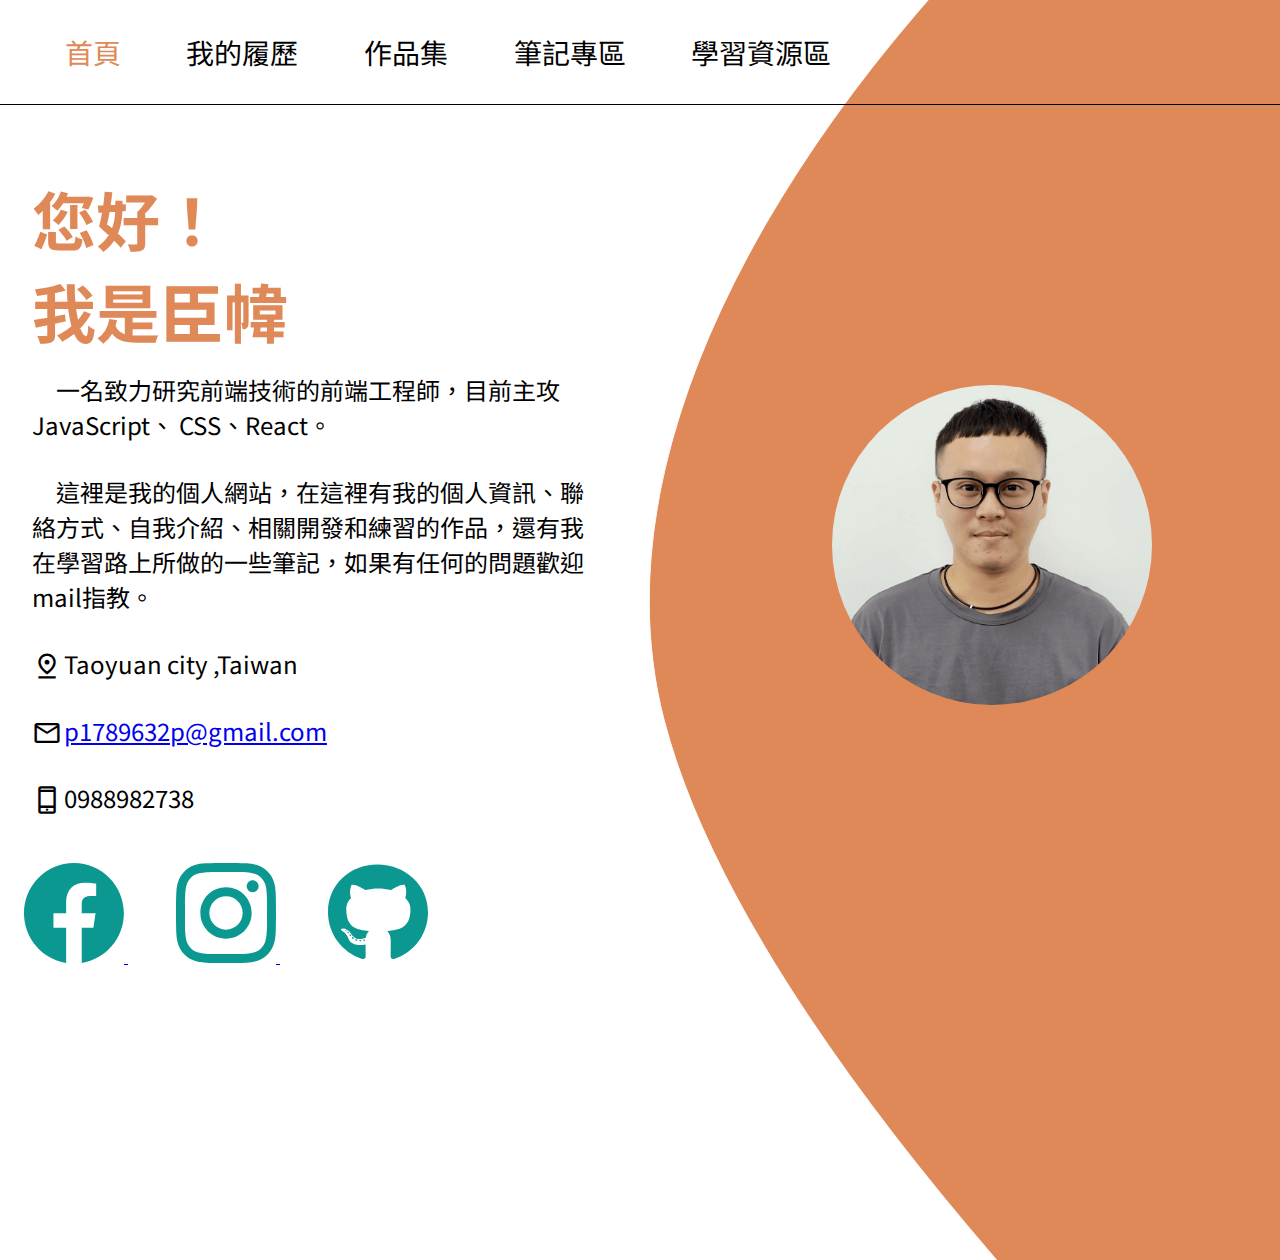
<file: index.html>
<!DOCTYPE html>
<html lang="zh">
	<head>
		<meta charset="UTF-8" />
		<meta http-equiv="X-UA-Compatible" content="IE=edge" />
		<meta name="author" content="chen wei" />
		<meta name="robots" content="index, follow" />
		<meta name="descrition" content="這是Chen-Wei的個人網站" />
		<title>首頁 | Chen Wei 網頁前端工程師</title>
		<link rel="preconnect" href="https://fonts.googleapis.com" />
		<link rel="preconnect" href="https://fonts.gstatic.com" crossorigin />
		<link href="https://fonts.googleapis.com/css2?family=Noto+Sans+TC&family=Rubik+Bubbles&display=swap" rel="stylesheet" />
		<link rel="stylesheet" href="https://fonts.googleapis.com/css2?family=Material+Symbols+Outlined:opsz,wght,FILL,GRAD@48,400,0,0" />
		<link rel="stylesheet" href="styles/all.css" />
	</head>
	<body class="front_page">
		<div class="animation">
			<div class="logo">
				<svg width="130" height="103" viewBox="0 0 130 103" fill="none" xmlns="http://www.w3.org/2000/svg">
					<path
						d="M30.8013 97.7913L31.4053 100H33.6951H45.0588H47.3408L47.9499 97.8007L65.4778 34.5143L83.0057 97.8007L83.6148 100H85.8968H97.2605H99.5503L100.154 97.7913L125.012 6.88218L126.049 3.09091H122.118H110.932H108.605L108.026 5.34528L91.4671 69.8805L74.5948 5.33223L74.0089 3.09091H71.6923H59.2633H56.9467L56.3608 5.33223L39.4885 69.8805L22.9291 5.34528L22.3506 3.09091H20.0232H8.83716H4.90672L5.94339 6.88218L30.8013 97.7913Z"
						stroke="white"
						stroke-width="2"
						id="first"
						class="thePaths"
					/>
				</svg>
				<svg width="74" height="84" viewBox="0 0 74 84" fill="none" xmlns="http://www.w3.org/2000/svg">
					<path
						d="M19.7182 75.6214L19.7275 75.6272L19.7369 75.6329C25.0493 78.8665 31.277 80.4204 38.2978 80.4204C43.2223 80.4204 47.7527 79.6625 51.8466 78.0904L51.8563 78.0866L51.8661 78.0828C55.9195 76.4939 59.3968 74.2582 62.2388 71.3493L62.2447 71.3432L62.2507 71.3371C65.0896 68.3979 67.1237 64.971 68.3292 61.0866L69.243 58.1422L66.2748 57.3091L56.154 54.4682L53.5016 53.7236L52.5343 56.3032C51.7852 58.3006 50.7567 59.8961 49.4783 61.1542C48.1799 62.4026 46.6216 63.3628 44.7617 64.0251C42.9097 64.6655 40.7667 65.0099 38.2978 65.0099C34.5155 65.0099 31.3344 64.195 28.6585 62.6611C26.0069 61.112 23.8979 58.8566 22.3355 55.7886C21.3153 53.7269 20.6062 51.2959 20.2517 48.4602H66.5293H69.5293V45.4602V41.0213C69.5293 34.414 68.6562 28.6646 66.7962 23.8678C64.9792 19.1818 62.4865 15.2816 59.2533 12.2822C56.124 9.34992 52.611 7.19643 48.7232 5.86726L47.7574 8.69219L48.7232 5.86726C44.958 4.58004 41.1238 3.93039 37.2325 3.93039C30.5649 3.93039 24.5946 5.5729 19.435 8.94589C14.3504 12.2597 10.4196 16.87 7.62874 22.6762L7.62873 22.6762L7.6257 22.6825C4.85559 28.4804 3.51514 35.0915 3.51514 42.4418C3.51514 49.791 4.85526 56.3781 7.63136 62.124L7.63578 62.1331L7.64026 62.1422C10.4509 67.8603 14.4805 72.3806 19.7182 75.6214ZM52.6886 33.4048H20.4822C20.8369 31.8009 21.3833 30.2579 22.1205 28.7701C23.5192 25.9474 25.4964 23.6824 28.0824 21.933L28.0878 21.9294C30.5745 20.2394 33.579 19.3409 37.2325 19.3409C40.5445 19.3409 43.2578 20.0985 45.492 21.5008L45.4981 21.5046L45.5041 21.5084C47.8343 22.9555 49.6182 24.9157 50.8844 27.4482L50.8897 27.4586L50.895 27.4691C51.7976 29.2396 52.4037 31.2103 52.6886 33.4048Z"
						stroke="white"
						stroke-width="2"
						id="second"
						class="thePaths"
					/>
				</svg>
				<svg width="20" height="98" viewBox="0 0 20 98" fill="none" xmlns="http://www.w3.org/2000/svg">
					<path
						d="M3.75654 96V97H4.75654H15.2324H16.2324V96V27.8182V26.8182H15.2324H4.75654H3.75654V27.8182V96ZM4.1087 15.0899L4.10867 15.09L4.11601 15.0969C5.78224 16.6631 7.78838 17.4545 10.0832 17.4545C12.3768 17.4545 14.3709 16.6638 16.0098 15.0934C17.6791 13.5226 18.5406 11.5918 18.5406 9.35227C18.5406 7.11272 17.679 5.18188 16.0097 3.6111C14.3708 2.04076 12.3768 1.25 10.0832 1.25C7.78838 1.25 5.78224 2.04141 4.11602 3.60766L4.11598 3.60762L4.1087 3.61461C2.4684 5.18796 1.62585 7.11801 1.62585 9.35227C1.62585 11.5865 2.4684 13.5166 4.1087 15.0899Z"
						stroke="white"
						stroke-width="2"
						id="third"
						class="thePaths"
					/>
				</svg>
				<br />
				<svg width="117" height="120" viewBox="0 0 117 120" fill="none" xmlns="http://www.w3.org/2000/svg">
					<path
						d="M2.625 21.75H1.625V22.75V31.5V32.5H2.625H114.375H115.375V31.5V22.75V21.75H114.375H87.0735C90.4461 16.8933 93.9688 11.3856 97.1026 6.27256L97.7655 5.19104L96.5591 4.79897L86.5591 1.54897L85.7153 1.27473L85.3425 2.07988C82.6526 7.89015 78.0854 15.8631 74.014 21.75H42.6166L43.4678 21.4394L44.5098 21.0592L44.024 20.062C41.5954 15.077 36.2824 7.62415 31.3657 2.20319L30.9088 1.69942L30.2724 1.93923L21.6474 5.18923L20.2904 5.70056L21.2507 6.7872C25.1769 11.2301 29.3439 17.2093 31.7461 21.75H2.625ZM20.375 82V71.375H46.125V82H20.375ZM20.375 117.375V91.375H46.125V107.125C46.125 107.891 45.993 108.062 45.9491 108.105C45.8837 108.171 45.6564 108.317 44.8038 108.378C43.1143 108.498 37.4132 108.501 31.165 108.251L29.4326 108.182L30.2401 109.716C31.4603 112.034 32.7956 115.446 33.2715 117.706L33.4386 118.5H34.25H34.282C38.506 118.5 42.0327 118.5 44.9248 118.31C47.8108 118.121 50.1722 117.739 52.025 116.917C53.9372 116.096 55.2943 114.954 56.1404 113.299C56.9662 111.683 57.25 109.682 57.25 107.25V42.625V41.625H56.25H51.125H50.125H47.125H46.125H10.5H9.5V42.625V117.375V118.375H10.5H19.375H20.375V117.375ZM20.375 51.75H46.125V62H20.375V51.75ZM71.375 42.75H70.375V43.75V95.125V96.125H71.375H80.25H81.25V95.125V43.75V42.75H80.25H71.375ZM95.75 39V40V106.375C95.75 107.176 95.597 107.359 95.5249 107.423C95.3962 107.537 95.0568 107.69 94.0643 107.752C91.9872 107.874 85.2794 107.875 77.6578 107.626L75.9024 107.568L76.7488 109.107C78.0804 111.528 79.5417 115.432 80.0194 117.821L80.1802 118.625H81C85.8774 118.625 89.9081 118.563 93.2122 118.326C96.5078 118.089 99.1449 117.675 101.209 116.942L101.223 116.938L101.236 116.933C103.339 116.118 104.842 114.948 105.778 113.149C106.687 111.401 107 109.174 107 106.375V40V39H106H96.75H95.75Z"
						stroke="white"
						stroke-width="2"
						id="forth"
						class="thePaths"
					/>
				</svg>
				<svg width="121" height="120" viewBox="0 0 121 120" fill="none" xmlns="http://www.w3.org/2000/svg">
					<path
						d="M46.125 46.375H45.125V47.375V55.875V56.875H46.125H75.4576C74.9014 60.0948 74.2382 63.484 73.5603 66.5H50H49V67.5V90.1963L48.9943 90.1429L48.1193 82.0179L48.0001 80.9118L46.9129 81.1478C43.2258 81.9481 39.5148 82.7609 35.8479 83.5641C35.593 83.62 35.3383 83.6757 35.0839 83.7315C37.8636 71.9351 40.8382 54.7681 42.9871 41.5353L43.14 40.5938L42.2067 40.3966L33.3317 38.5216L32.2201 38.2868L32.1283 39.4192C31.0066 53.253 28.0132 73.2031 25.2763 84.8971L25.0556 85.8403L25.2215 85.8848C16.8065 87.711 9.02727 89.3567 2.81636 90.517L1.77888 90.7108L2.02833 91.7364L4.27833 100.986L4.51387 101.955L5.48299 101.722C6.32364 101.521 7.18276 101.315 8.0588 101.106C19.6852 98.3217 34.2915 94.8242 48.2501 91.2182L49 91.0245V116.875V117.875H50H58.5H59.5V116.875V76.625H68.5V115.625V116.625H69.5H77H78V115.625V76.625H87.5V115.375V116.375H88.5H96.125H97.125V115.375V109.165L97.6162 110.093C98.6997 112.139 99.7841 115.162 100.139 117.289L100.278 118.125H101.125H101.169C103.945 118.125 106.267 118.125 108.238 117.933C110.217 117.74 111.917 117.347 113.446 116.521C114.915 115.85 115.872 114.815 116.432 113.379C116.971 111.994 117.125 110.275 117.125 108.25V67.5V66.5H116.125H113.25H112.25H107.625H106.625H84.8129C85.3865 64.7231 85.9739 62.8412 86.5713 60.9276C86.9907 59.5839 87.415 58.2246 87.8428 56.875H118.75H119.75V55.875V47.375V46.375H118.75H46.125ZM97.125 108.577V76.625H106.625V108.125C106.625 108.358 106.605 108.499 106.584 108.58C106.582 108.586 106.58 108.592 106.579 108.597C106.529 108.609 106.43 108.625 106.25 108.625H106.188L106.126 108.633C105.221 108.746 102.184 108.751 98.5345 108.626L97.125 108.577ZM106.621 108.583C106.621 108.583 106.619 108.584 106.617 108.585C106.619 108.583 106.621 108.583 106.621 108.583ZM77.5 1.25H76.5V2.25V28.75H61.25V8.375V7.375H60.25H51.5H50.5V8.375V38V39H51.5H114.5H115.5V38V8.375V7.375H114.5H105.5H104.5V8.375V28.75H87.5V2.25V1.25H86.5H77.5ZM5.375 26.125H4.375V27.125V35.75V36.75H5.375H44.875H45.875V35.75V27.125V26.125H44.875H30.625V3.625V2.625H29.625H21.125H20.125V3.625V26.125H5.375ZM7.95509 40.8895L6.93727 41.065L7.14554 42.0767C9.76098 54.7802 11.75 71.3354 11.75 82.25V83.4242L12.9092 83.2373L20.6592 81.9873L21.5097 81.8501L21.4999 80.9886C21.374 69.9049 19.2376 53.3344 16.351 40.4071L16.1434 39.4778L15.2051 39.6395L7.95509 40.8895Z"
						stroke="white"
						stroke-width="2"
						id="fifth"
						class="thePaths"
					/>
				</svg>
				<svg width="117" height="96" viewBox="0 0 117 96" fill="none" xmlns="http://www.w3.org/2000/svg">
					<path
						d="M9 1.125H8V2.125V11.875V12.875H9H51.875V83.125H2.375H1.375V84.125V93.5V94.5H2.375H114.75H115.75V93.5V84.125V83.125H114.75H64.375V12.875H108.5H109.5V11.875V2.125V1.125H108.5H9Z"
						stroke="white"
						stroke-width="2"
						id="sixth"
						class="thePaths"
					/>
				</svg>
				<svg width="123" height="118" viewBox="0 0 123 118" fill="none" xmlns="http://www.w3.org/2000/svg">
					<path
						d="M90.75 65.875H117.625H118.625V64.875V56.625V55.625H117.625H53H52V56.625V64.875V65.875H53H79.5V78.875H56H55V79.875V88V89H56H79.5V103.375H47.625H46.625V104.375V112.75V113.75H47.625H120.375H121.375V112.75V104.375V103.375H120.375H90.75V89H114.75H115.75V88V79.875V78.875H114.75H90.75V65.875ZM57.75 5.25H56.75V6.25V45.625V46.625H57.75H113.25H114.25V45.625V6.25V5.25H113.25H57.75ZM8.26164 21.2406C13.7321 20.4861 19.6397 19.5172 25.5 18.3526V35.25H6H5V36.25V45.125V46.125H6H23.8164C18.7611 60.0609 10.3676 75.4995 2.75671 83.956L2.20139 84.5731L2.70564 85.2325C4.28381 87.2962 6.47052 91.0739 7.30132 93.5662L7.87112 95.2757L9.02025 93.8877C14.7732 86.9394 20.6321 76.4199 25.5 65.3259V115.75V116.75H26.5H35.625H36.625V115.75V64.6888C40.4275 69.5177 44.4919 74.9813 46.262 78.0052L47.0244 79.3076L47.9266 78.0978L53.4266 70.7228L53.8885 70.1036L53.4059 69.5003C52.1172 67.8894 48.5142 64.0998 44.885 60.4083C41.7143 57.1832 38.4628 53.9714 36.625 52.2715V46.125H51.375H52.375V45.125V36.25V35.25H51.375H36.625V15.8665C42.2832 14.443 47.5743 12.8319 51.9981 11.0528L53.3358 10.5148L52.3632 9.45043L45.7382 2.20043L45.2431 1.65863L44.5778 1.9685C35.5936 6.15293 19.2246 9.63625 5.08419 12.0138L3.71803 12.2436L4.36621 13.4679C5.46747 15.548 6.67774 18.4652 7.15158 20.479L7.36004 21.365L8.26164 21.2406ZM67.5 15.375H103.125V36.5H67.5V15.375Z"
						stroke="white"
						stroke-width="2"
						id="seventh"
						class="thePaths"
					/>
				</svg>
				<svg width="114" height="120" viewBox="0 0 114 120" fill="none" xmlns="http://www.w3.org/2000/svg">
					<path
						d="M4.75 20.875H2H1V21.875V114.25V115.25H2H10.5H11.5V114.25V106.75H40.75H41.75V105.75V68.125V67.125H40.75H11.5V57.625H39.625H40.625V56.625V21.875V20.875H39.625H22.623C24.8571 15.9158 27.1221 10.0517 29.062 4.84938L29.4944 3.68974L28.2698 3.51053L18.0198 2.01054L17.0806 1.87309L16.8944 2.80388C15.8596 7.97821 13.7783 15.1717 11.8169 20.875H11.5H10.5H5.75H4.75ZM30.125 47.375H11.5V31H30.125V47.375ZM11.5 96.75V77.25H31.375V96.75H11.5ZM44.5 8.625H43.5V9.625V18.25V19.25H44.5H72.375V32.625H49.25H48.25V33.625V99.25V100.25H49.25H57.875H58.875V99.25V43.125H72.375V117.875V118.875H73.375H82.25H83.25V117.875V43.125H97.875V89.25C97.875 89.7424 97.8024 89.8835 97.789 89.9057C97.762 89.9231 97.6127 90 97.125 90C96.0024 90 92.0129 90 87.2763 89.8753L85.5702 89.8304L86.3651 91.3407C87.579 93.6471 88.7731 97.0221 89.0055 99.2297L89.0997 100.125H90H90.0383C93.3821 100.125 96.1969 100.125 98.5345 99.9342C100.875 99.7431 102.842 99.3549 104.455 98.5156C106.146 97.668 107.261 96.4978 107.922 94.9174C108.564 93.3855 108.75 91.5352 108.75 89.375V33.625V32.625H107.75H104.375H103.375H98.875H97.875H83.25V19.25H111.375H112.375V18.25V9.625V8.625H111.375H44.5Z"
						stroke="white"
						stroke-width="2"
						id="eighth"
						class="thePaths"
					/>
				</svg>
			</div>
		</div>

		<!-- header & navbar -->
		<img class="orange" src="ICONS/OrangeBackground.svg" alt="" />
		<header>
			<nav>
				<ul>
					<li><a class="active" href="#">首頁</a></li>
					<li><a href="resume.html">我的履歷</a></li>
					<li><a href="project.html">作品集</a></li>
					<li><a href="note.html">筆記專區</a></li>
					<li><a href="resource.html">學習資源區</a></li>
				</ul>
			</nav>
		</header>

		<!-- introduction & picture -->
		<main>
			<section class="left">
				<h1>
					您好！ <br />
					我是臣幃
				</h1>
				<p>&emsp;一名致力研究前端技術的前端工程師，目前主攻 JavaScript、 CSS、React。</p>
				<p>&emsp;這裡是我的個人網站，在這裡有我的個人資訊、聯絡方式、自我介紹、相關開發和練習的作品，還有我在學習路上所做的一些筆記，如果有任何的問題歡迎mail指教。</p>
				<div class="intro">
					<p><span class="material-symbols-outlined"> pin_drop </span>Taoyuan city ,Taiwan</p>
					<p><span class="material-symbols-outlined"> mail </span><a href="mailto:p1789632p@gmail.com">p1789632p@gmail.com</a></p>
					<p><span class="material-symbols-outlined"> phone_iphone </span>0988982738</p>
				</div>
			</section>
			<section class="right">
				<img class="myPic" src="Picture/head.png" alt="picture" />
			</section>
		</main>

		<!-- links for facebook, instargram github -->
		<footer>
			<a href="https://www.facebook.com/profile.php?id=100002494492948">
				<img src="ICONS/facebook.svg" alt="factbook" title="facebook page" />
			</a>
			<a href="https://www.instagram.com/p1789632p/">
				<img src="ICONS/instagram.svg" alt="instagram" title="instagram page" />
			</a>
			<a href="https://github.com/jioujiou9308">
				<img src="ICONS/github-brands 1.svg" alt="github" title="github page" />
			</a>
		</footer>
	</body>
	<script src="styles/app.js"></script>
</html>
</file>
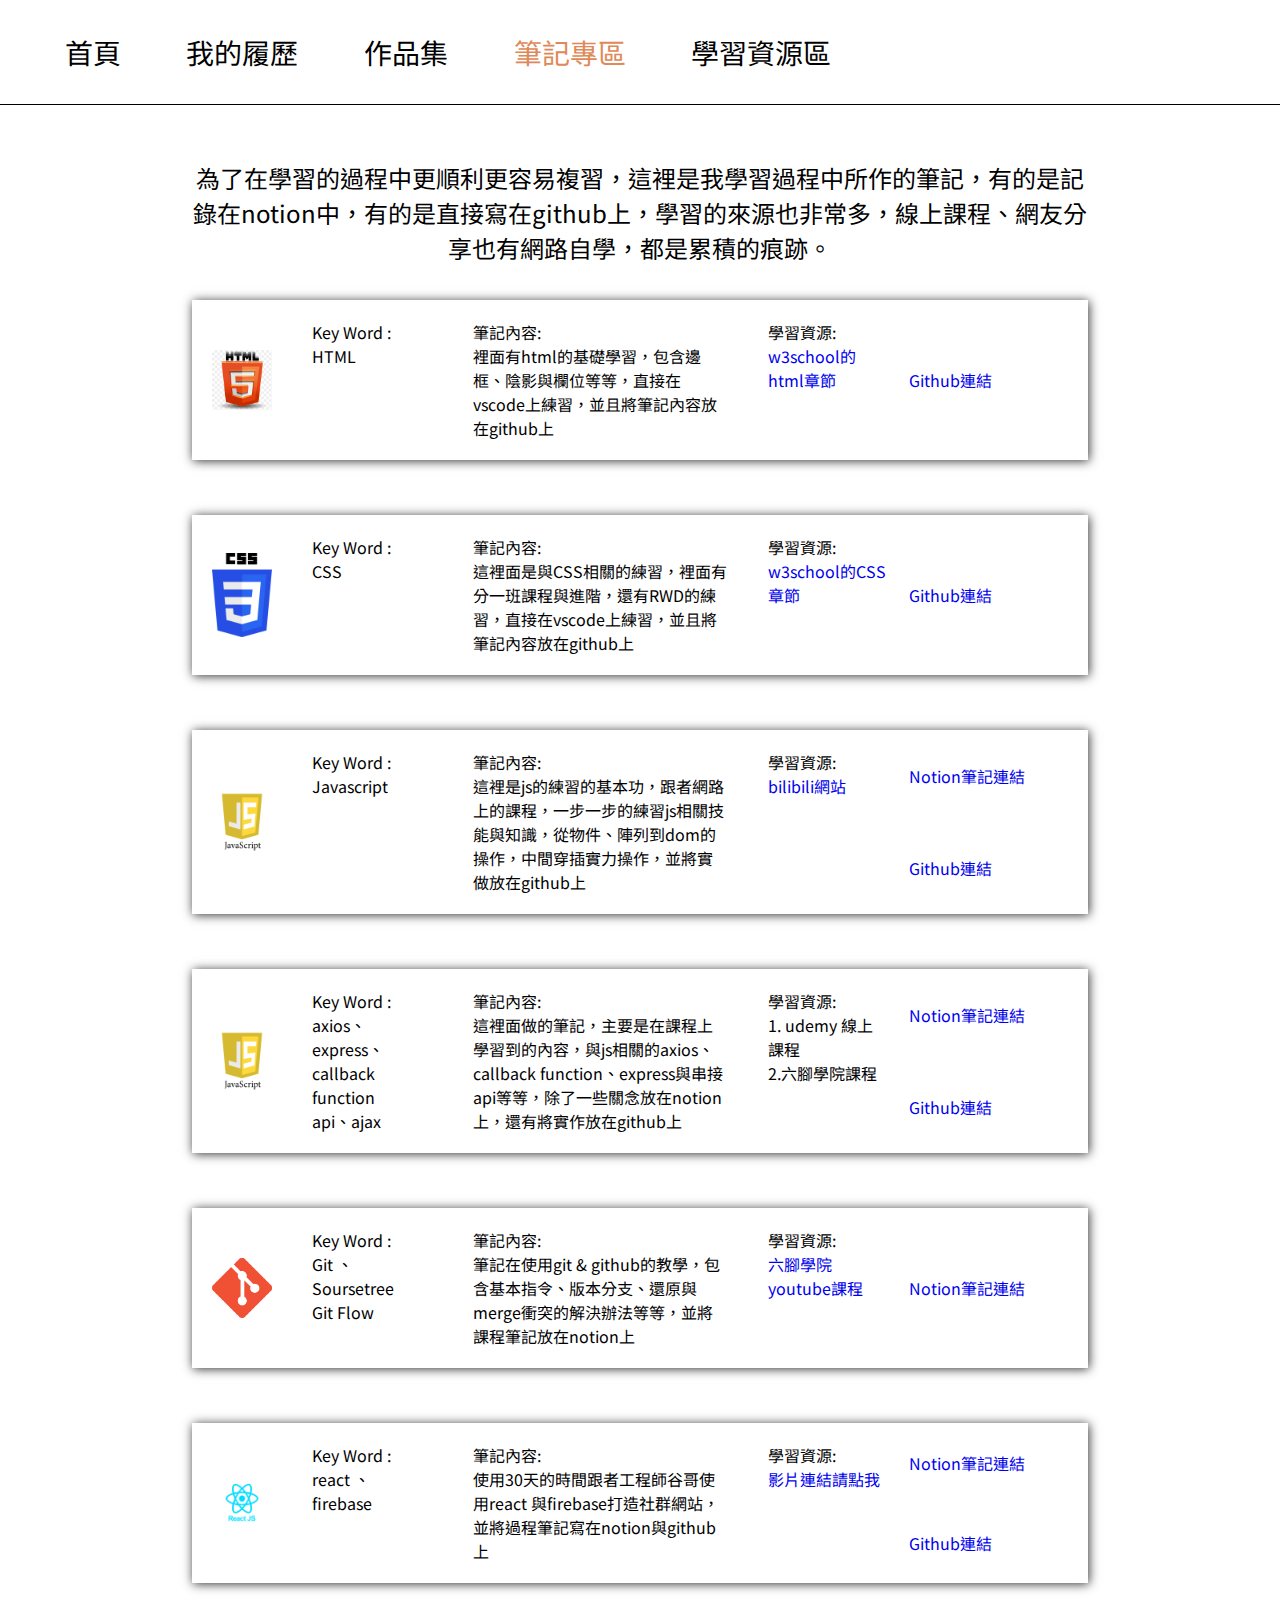
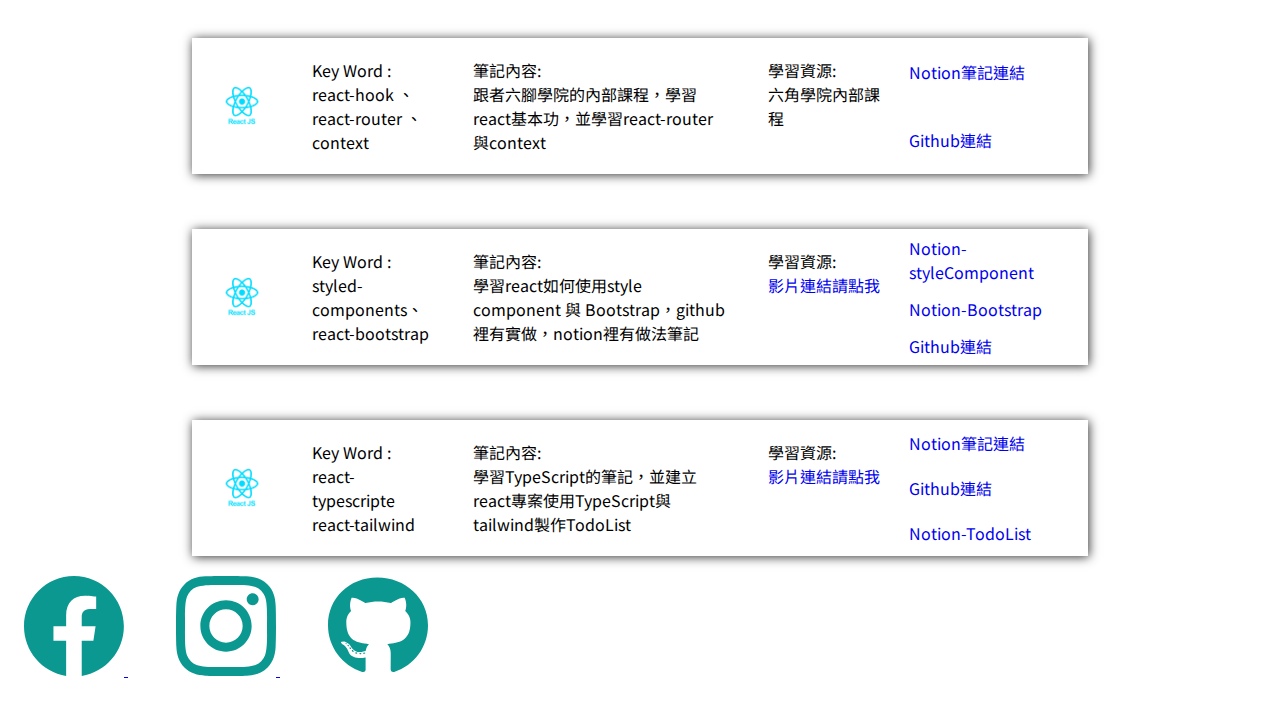
<file: note.html>
<!DOCTYPE html>
<html lang="en">
	<head>
		<meta charset="UTF-8" />
		<meta http-equiv="X-UA-Compatible" content="IE=edge" />
		<meta name="author" content="chen wei" />
		<meta name="robots" content="index, follow" />
		<meta name="descrition" content="這是Chen-Wei的個人網站" />
		<title>我的履歷 | Chen Wei 網頁前端工程師</title>
		<link rel="preconnect" href="https://fonts.googleapis.com" />
		<link rel="preconnect" href="https://fonts.gstatic.com" crossorigin />
		<link href="https://fonts.googleapis.com/css2?family=Noto+Sans+TC&family=Rubik+Bubbles&display=swap" rel="stylesheet" />
		<link rel="stylesheet" href="styles/all.css" />
	</head>
	<body>
		<header>
			<nav>
				<ul>
					<li><a href="index.html">首頁</a></li>
					<li><a href="resume.html">我的履歷</a></li>
					<li><a href="project.html">作品集</a></li>
					<li><a class="active" href="#">筆記專區</a></li>
					<li><a href="resource.html">學習資源區</a></li>
				</ul>
			</nav>
		</header>
		<main class="note_page">
			<div class="intro">
				為了在學習的過程中更順利更容易複習，這裡是我學習過程中所作的筆記，有的是記錄在notion中，有的是直接寫在github上，學習的來源也非常多，線上課程、網友分享也有網路自學，都是累積的痕跡。
			</div>
			<!-- html -->
			<div class="card">
				<img src="Picture/html.png" alt="" />
				<div class="keyWord">
					Key Word : <br />
					HTML
				</div>
				<div class="note">筆記內容: <br />裡面有html的基礎學習，包含邊框、陰影與欄位等等，直接在vscode上練習，並且將筆記內容放在github上</div>
				<div class="from">
					學習資源: <br />
					<a href="https://www.w3schools.com/html/default.asp">w3school的html章節</a>
				</div>
				<div class="link">
					<!-- <a href="">Notion筆記連結</a> -->
					<a target="_blank" href="https://github.com/jioujiou9308/HTML_CSS/tree/main/html">Github連結</a>
				</div>
			</div>
			<!-- css -->
			<div class="card">
				<img src="Picture/css.png" alt="" />
				<div class="keyWord">
					Key Word : <br />
					CSS
				</div>
				<div class="note">筆記內容: <br />這裡面是與CSS相關的練習，裡面有分一班課程與進階，還有RWD的練習，直接在vscode上練習，並且將筆記內容放在github上</div>
				<div class="from">
					學習資源: <br />
					<a href="https://www.w3schools.com/css/default.asp">w3school的CSS章節</a>
				</div>
				<div class="link">
					<a target="_blank" href="https://github.com/jioujiou9308/HTML_CSS/tree/main/css">Github連結</a>
				</div>
			</div>
			<!-- js筆記 1  -->
			<div class="card">
				<img src="Picture/javascript.png" alt="" />
				<div class="keyWord">
					Key Word : <br />
					Javascript
				</div>
				<div class="note">筆記內容: <br />這裡是js的練習的基本功，跟者網路上的課程，一步一步的練習js相關技能與知識，從物件、陣列到dom的操作，中間穿插實力操作，並將實做放在github上</div>
				<div class="from">
					學習資源: <br />
					<a target="_blank" href="https://www.bilibili.com/video/BV1Sy4y1C7ha/?p=1&vd_source=a24b263fa12a76e79bded347f4b3e6ad">bilibili網站</a>
				</div>
				<div class="link">
					<a target="_blank" href="https://jioujiou.notion.site/JavaScritp-b-4c29b8b2b1ba42ceaddefa697d39efd5">Notion筆記連結</a>
					<a target="_blank" href="https://github.com/jioujiou9308/JS_BasicLearning">Github連結</a>
				</div>
			</div>
			<!-- js筆記 2-->
			<div class="card">
				<img src="Picture/javascript.png" alt="" />
				<div class="keyWord">
					Key Word : <br />
					axios、express、<br />
					callback function <br />
					api、ajax
				</div>
				<div class="note">
					筆記內容: <br />這裡面做的筆記，主要是在課程上學習到的內容，與js相關的axios、callback function、express與串接api等等，除了一些關念放在notion上，還有將實作放在github上
				</div>
				<div class="from">
					學習資源: <br />1. udemy 線上課程 <br />
					2.六腳學院課程
				</div>
				<div class="link">
					<a target="_blank" href="https://jioujiou.notion.site/JavaScritp-b-4c29b8b2b1ba42ceaddefa697d39efd5">Notion筆記連結</a>
					<a target="_blank" href="https://github.com/jioujiou9308/JS_BasicLearning2">Github連結</a>
				</div>
			</div>
			<!-- github使用 -->
			<div class="card">
				<img src="Picture/git.png" alt="" />
				<div class="keyWord">
					Key Word : <br />
					Git 、Soursetree<br />
					Git Flow
				</div>
				<div class="note">筆記內容: <br />筆記在使用git & github的教學，包含基本指令、版本分支、還原與merge衝突的解決辦法等等，並將課程筆記放在notion上</div>
				<div class="from">
					學習資源: <br /><a
						target="_blank"
						href="https://www.youtube.com/watch?v=qAowFThM50c&list=PLYrA-SsMvTPOZeB6DHvB0ewl3miMf-2tj&index=8&ab_channel=%E5%85%AD%E8%A7%92%E5%AD%B8%E9%99%A2"
						>六腳學院youtube課程</a
					>
				</div>
				<div class="link">
					<a target="_blank" href="https://jioujiou.notion.site/GIT-Github-eb5f8ba8b8f04a29b926ad2ed576b248">Notion筆記連結</a>
				</div>
			</div>
			<!-- react + firebase -->
			<div class="card">
				<img src="Picture/react.png" alt="" />
				<div class="keyWord">
					Key Word : <br />
					react 、<br />
					firebase
				</div>
				<div class="note">筆記內容: <br />使用30天的時間跟者工程師谷哥使用react 與firebase打造社群網站，並將過程筆記寫在notion與github上</div>
				<div class="from">
					學習資源: <br />
					<a target="_blank" href="https://www.youtube.com/watch?v=EwvFcFpZWio&ab_channel=%E8%B0%B7%E5%93%A5">影片連結請點我</a>
				</div>
				<div class="link">
					<a target="_blank" href="https://jioujiou.notion.site/React-social-websiteR-b285bf03056a4634b96766f759707eb2">Notion筆記連結</a>
					<a target="_blank" href="https://github.com/jioujiou9308/react_firebase_website">Github連結</a>
				</div>
			</div>
			<!-- react 六腳學院 -->
			<div class="card">
				<img src="Picture/react.png" alt="" />
				<div class="keyWord">
					Key Word : <br />
					react-hook 、<br />
					react-router 、 context
				</div>
				<div class="note">筆記內容: <br />跟者六腳學院的內部課程，學習react基本功，並學習react-router與context</div>
				<div class="from">
					學習資源: <br />
					六角學院內部課程
				</div>
				<div class="link">
					<a target="_blank" href="https://github.com/jioujiou9308/React_hexschool">Notion筆記連結</a>
					<a target="_blank" href="https://jioujiou.notion.site/React-f944ea36edc947c3bbeb6d96372b91d5">Github連結</a>
				</div>
			</div>
			<!-- react style-compontent-->
			<div class="card">
				<img src="Picture/react.png" alt="" />
				<div class="keyWord">
					Key Word : <br />
					styled-components、 <br />
					react-bootstrap
				</div>
				<div class="note">筆記內容: <br />學習react如何使用style component 與 Bootstrap，github裡有實做，notion裡有做法筆記</div>
				<div class="from">
					學習資源: <br />
					<a href="https://ithelp.ithome.com.tw/articles/10303181">影片連結請點我</a>
				</div>
				<div class="link">
					<a target="_blank" href="https://jioujiou.notion.site/react-style-component-8573c24374a74243b3fa22f5e0794e11">Notion-styleComponent</a>
					<a target="_blank" href="https://jioujiou.notion.site/React-Bootstrap-1c16f94a6bf7488980dce8c939b6bd4a">Notion-Bootstrap</a>
					<a target="_blank" href="https://github.com/jioujiou9308/React_bootstrap_stylecomponent">Github連結</a>
				</div>
			</div>
			<!-- react style-compontent-->
			<div class="card">
				<img src="Picture/react.png" alt="" />
				<div class="keyWord">
					Key Word : <br />
					react-typescripte <br />
					react-tailwind
				</div>
				<div class="note">筆記內容: <br />學習TypeScript的筆記，並建立react專案使用TypeScript與tailwind製作TodoList</div>
				<div class="from">
					學習資源: <br />
					<a href="https://www.youtube.com/watch?v=GinkGJZBHIY&t=8207s&ab_channel=%E5%B8%83%E9%AD%AF%E6%96%AF%E5%89%8D%E7%AB%AF">影片連結請點我</a>
				</div>
				<div class="link">
					<a target="_blank" href="https://jioujiou.notion.site/TypeScript-03ae928009cf46b08c02d5519b266529">Notion筆記連結</a>
					<a target="_blank" href="https://github.com/jioujiou9308/tsNote">Github連結</a>
					<a target="_blank" href="https://jioujiou.notion.site/react-tailwind-typescript-todolist-483092c9a9504e7881c8a8cb7e353066">Notion-TodoList</a>
				</div>
			</div>
		</main>
		<footer>
			<a href="https://www.facebook.com/profile.php?id=100002494492948">
				<img src="ICONS/facebook.svg" alt="factbook" title="facebook page" />
			</a>
			<a href="https://www.instagram.com/p1789632p/">
				<img src="ICONS/instagram.svg" alt="instagram" title="instagram page" />
			</a>
			<a href="https://github.com/jioujiou9308">
				<img src="ICONS/github-brands 1.svg" alt="github" title="github page" />
			</a>
		</footer>
	</body>
</html>
</file>
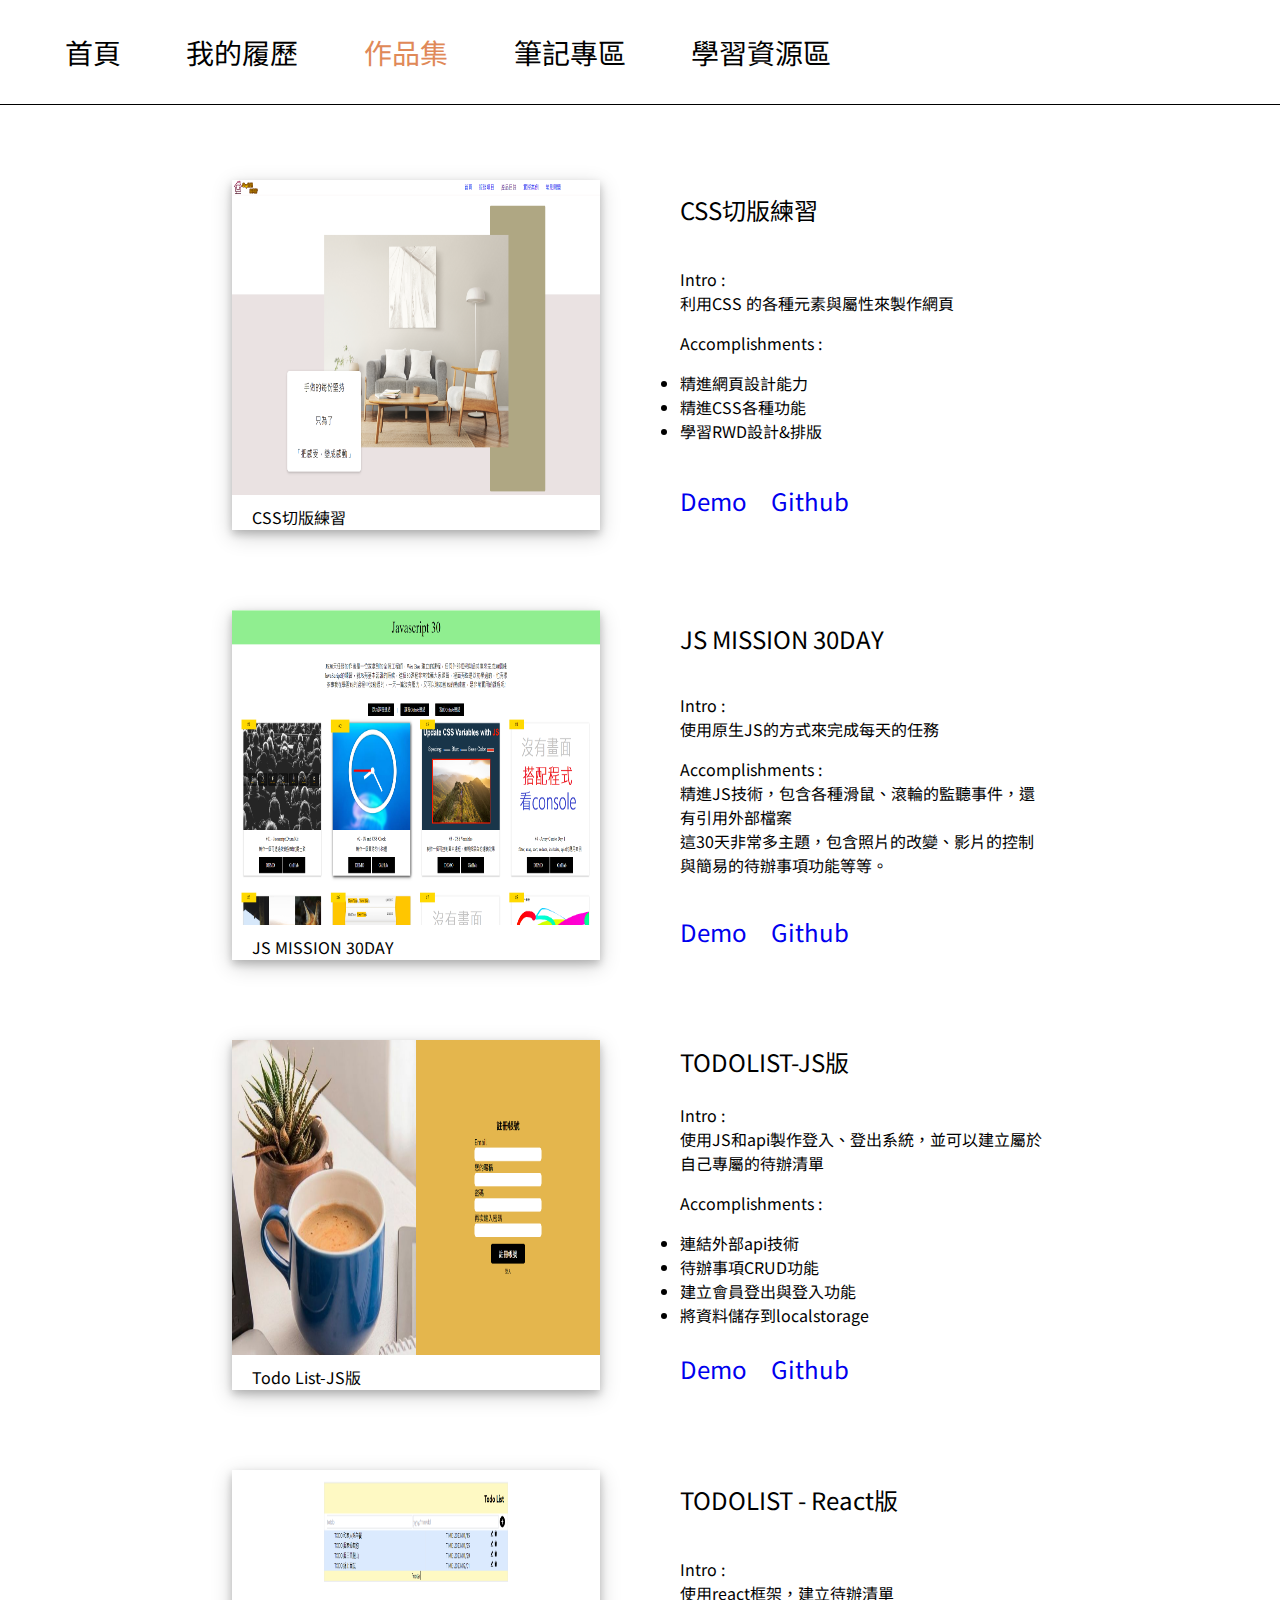
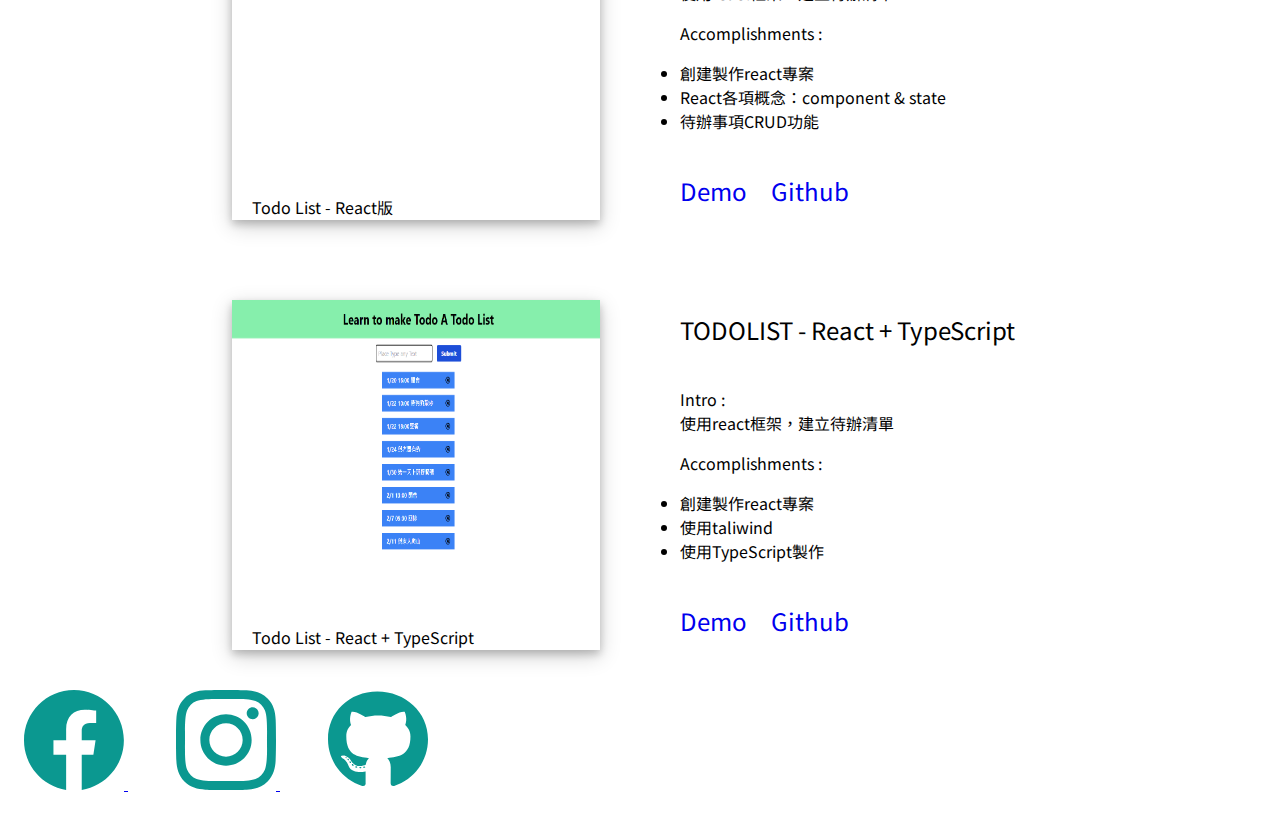
<file: project.html>
<!DOCTYPE html>
<html lang="en">
	<head>
		<meta charset="UTF-8" />
		<meta http-equiv="X-UA-Compatible" content="IE=edge" />
		<meta name="author" content="chen wei" />
		<meta name="robots" content="index, follow" />
		<meta name="descrition" content="這是Chen-Wei的個人網站" />
		<title>我的履歷 | Chen Wei 網頁前端工程師</title>
		<link rel="preconnect" href="https://fonts.googleapis.com" />
		<link rel="preconnect" href="https://fonts.gstatic.com" crossorigin />
		<link href="https://fonts.googleapis.com/css2?family=Noto+Sans+TC&family=Rubik+Bubbles&display=swap" rel="stylesheet" />
		<link rel="stylesheet" href="styles/all.css" />
	</head>
	<body>
		<header>
			<nav>
				<ul>
					<li><a href="index.html">首頁</a></li>
					<li><a href="resume.html">我的履歷</a></li>
					<li><a class="active" href="#">作品集</a></li>
					<li><a href="note.html">筆記專區</a></li>
					<li><a href="resource.html">學習資源區</a></li>
				</ul>
			</nav>
		</header>
		<main>
			<!--css Project  -->
			<div class="jsProject_card">
				<div class="left box">
					<div class="img_box">
						<img src="Picture/csstraning1.png" alt="" />
					</div>
					<div class="img_link">CSS切版練習</div>
				</div>
				<div class="right box">
					<div class="title">CSS切版練習</div>
					<div class="text">
						<p>
							Intro : <br />
							利用CSS 的各種元素與屬性來製作網頁
						</p>
						<p>
							Accomplishments : <br />
							<li>精進網頁設計能力</li>
							<li>精進CSS各種功能</li>
							<li>學習RWD設計&排版</li>
						</p>
					</div>
					<div class="text_link">
						<a target="_blank" href="https://jioujiou9308.github.io/CSS_Project/furniture_store/index.html">Demo</a>
						<a target="_blank" href="https://github.com/jioujiou9308/CSS_Project">Github</a>
					</div>
				</div>
			</div>
			<!-- Project 1  -->
			<div class="jsProject_card">
				<div class="left box">
					<div class="img_box">
						<img src="Picture/js30mission.png" alt="" />
					</div>
					<div class="img_link">JS MISSION 30DAY</div>
				</div>
				<div class="right box">
					<div class="title">JS MISSION 30DAY</div>
					<div class="text">
						<p>
							Intro : <br />
							使用原生JS的方式來完成每天的任務
						</p>
						<p>
							Accomplishments : <br />
							精進JS技術，包含各種滑鼠、滾輪的監聽事件，還有引用外部檔案<br />
							這30天非常多主題，包含照片的改變、影片的控制與簡易的待辦事項功能等等。
						</p>
					</div>
					<div class="text_link">
						<a target="_blank" href="https://jioujiou9308.github.io/JS_Project/JS30Day-ShowWeb/index.html">Demo</a>
						<a target="_blank" href="https://github.com/jioujiou9308/JS-30DAY">Github</a>
					</div>
				</div>
			</div>
			<!-- Project 2  -->
			<div class="jsProject_card">
				<div class="left box">
					<div class="img_box">
						<img src="Picture/todolist.png" alt="" />
					</div>
					<div class="img_link">Todo List-JS版</div>
				</div>
				<div class="right box">
					<div class="title">TODOLIST-JS版</div>
					<div class="text">
						<p>
							Intro : <br />
							使用JS和api製作登入、登出系統，並可以建立屬於自己專屬的待辦清單
						</p>
						<p>
							Accomplishments : <br />
							<li>連結外部api技術</li>
							<li>待辦事項CRUD功能</li>
							<li>建立會員登出與登入功能</li>
							<li>將資料儲存到localstorage</li>
						</p>
					</div>
					<div class="text_link">
						<a target="_blank" href="https://jioujiou9308.github.io/JS_Project/JS-TodoList/index.html">Demo</a>
						<a target="_blank" href="https://github.com/jioujiou9308/JS_Project/tree/main/JS-TodoList">Github</a>
					</div>
				</div>
			</div>
			<!-- Project 2  -->
			<div class="jsProject_card">
				<div class="left box">
					<div class="img_box">
						<img src="Picture/todolistReact.png" alt="" />
					</div>
					<div class="img_link">Todo List - React版</div>
				</div>
				<div class="right box">
					<div class="title">TODOLIST - React版</div>
					<div class="text">
						<p>
							Intro : <br />
							使用react框架，建立待辦清單
						</p>
						<p>
							Accomplishments : <br />
							<li>創建製作react專案</li>
							<li>React各項概念：component & state</li>
							<li>待辦事項CRUD功能</li>
						</p>
					</div>
					<div class="text_link">
						<a target="_blank" href="https://jioujiou9308.github.io/react_Holin_teach_todolist/">Demo</a>
						<a target="_blank" href="https://github.com/jioujiou9308/react_Holin_teach_todolist">Github</a>
					</div>
				</div>
			</div>
			<!-- Project 3  -->
			<div class="jsProject_card">
				<div class="left box">
					<div class="img_box">
						<img src="Picture/reactTodolist.png" alt="" />
					</div>
					<div class="img_link">Todo List - React + TypeScript</div>
				</div>
				<div class="right box">
					<div class="title">TODOLIST - React + TypeScript</div>
					<div class="text">
						<p>
							Intro : <br />
							使用react框架，建立待辦清單
						</p>
						<p>
							Accomplishments : <br />
							<li>創建製作react專案</li>
							<li>使用taliwind</li>
							<li>使用TypeScript製作</li>
						</p>
					</div>
					<div class="text_link">
						<a target="_blank" href="https://jioujiou9308.github.io/tsReact/index.html">Demo</a>
						<a target="_blank" href="https://github.com/jioujiou9308/tsReact">Github</a>
					</div>
				</div>
			</div>
		</main>
		<footer>
			<a href="https://www.facebook.com/profile.php?id=100002494492948">
				<img src="ICONS/facebook.svg" alt="factbook" title="facebook page" />
			</a>
			<a href="https://www.instagram.com/p1789632p/">
				<img src="ICONS/instagram.svg" alt="instagram" title="instagram page" />
			</a>
			<a href="https://github.com/jioujiou9308">
				<img src="ICONS/github-brands 1.svg" alt="github" title="github page" />
			</a>
		</footer>
	</body>
</html>
</file>
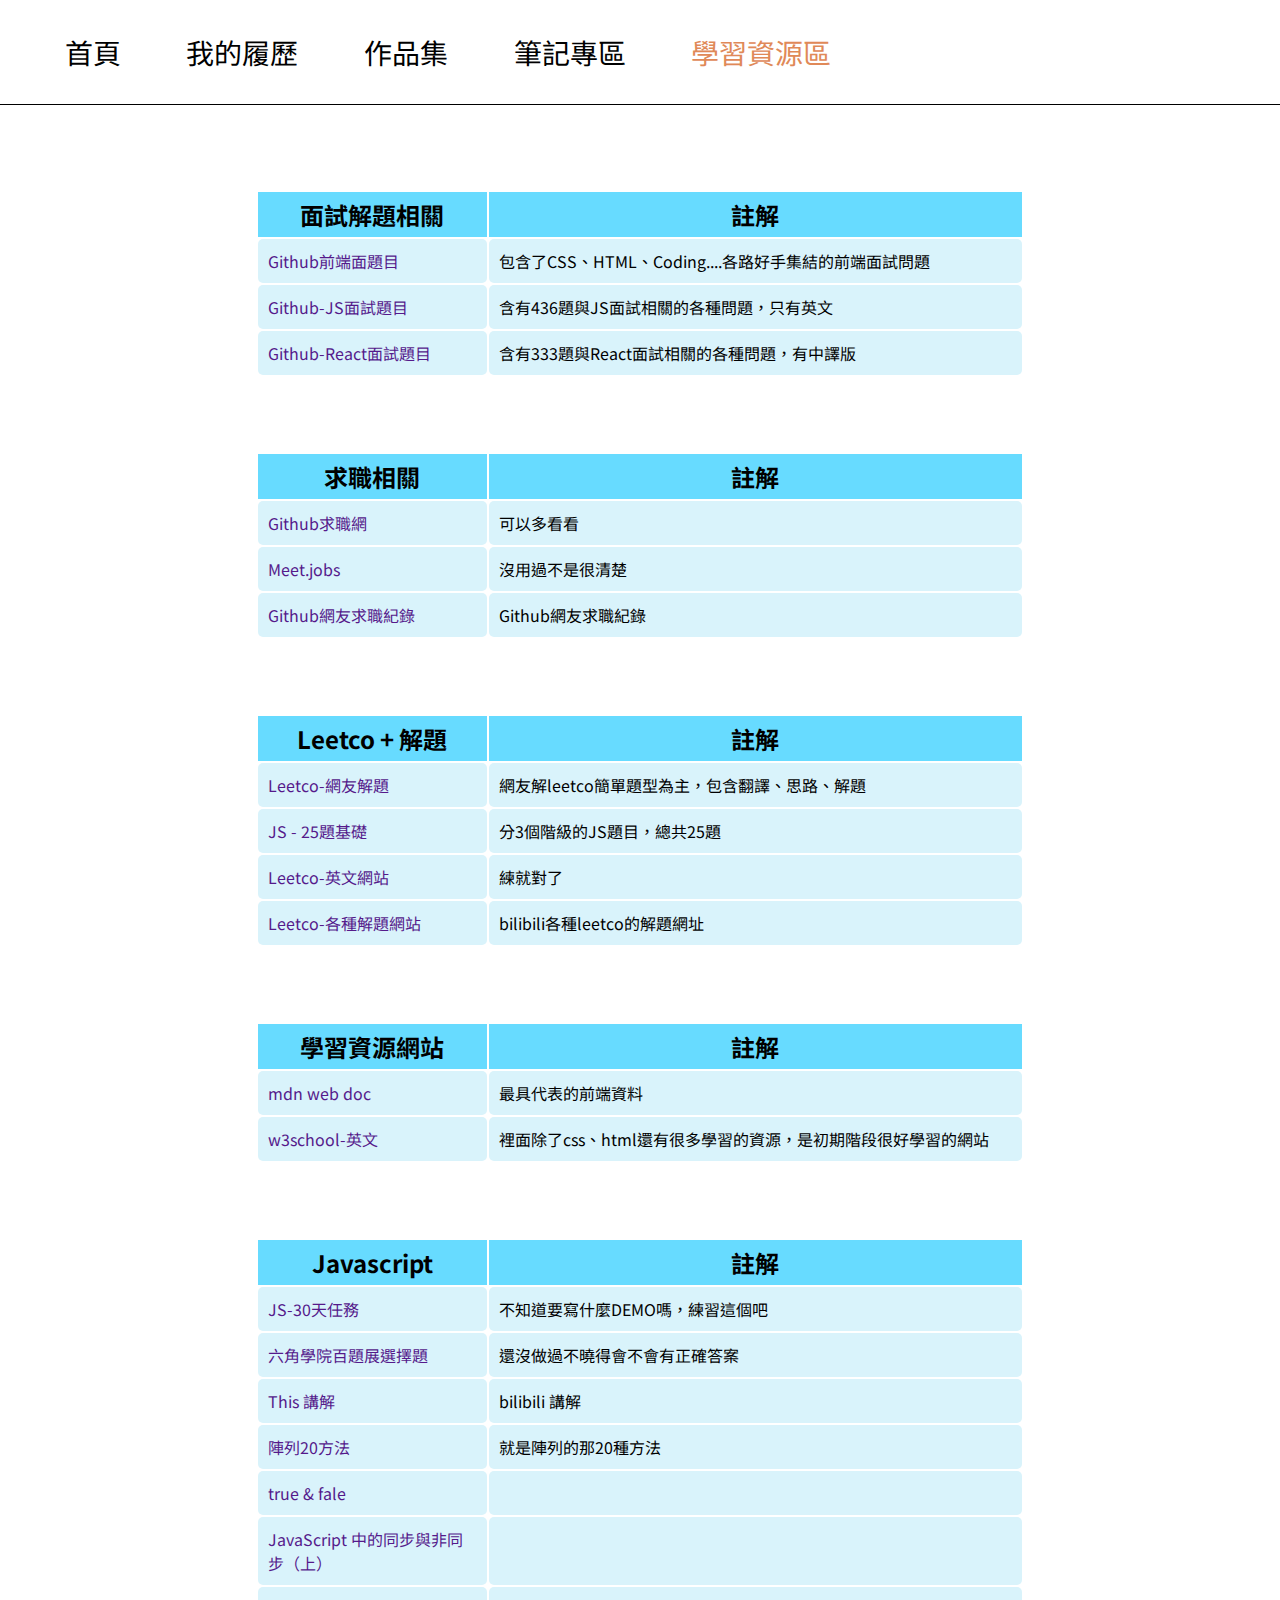
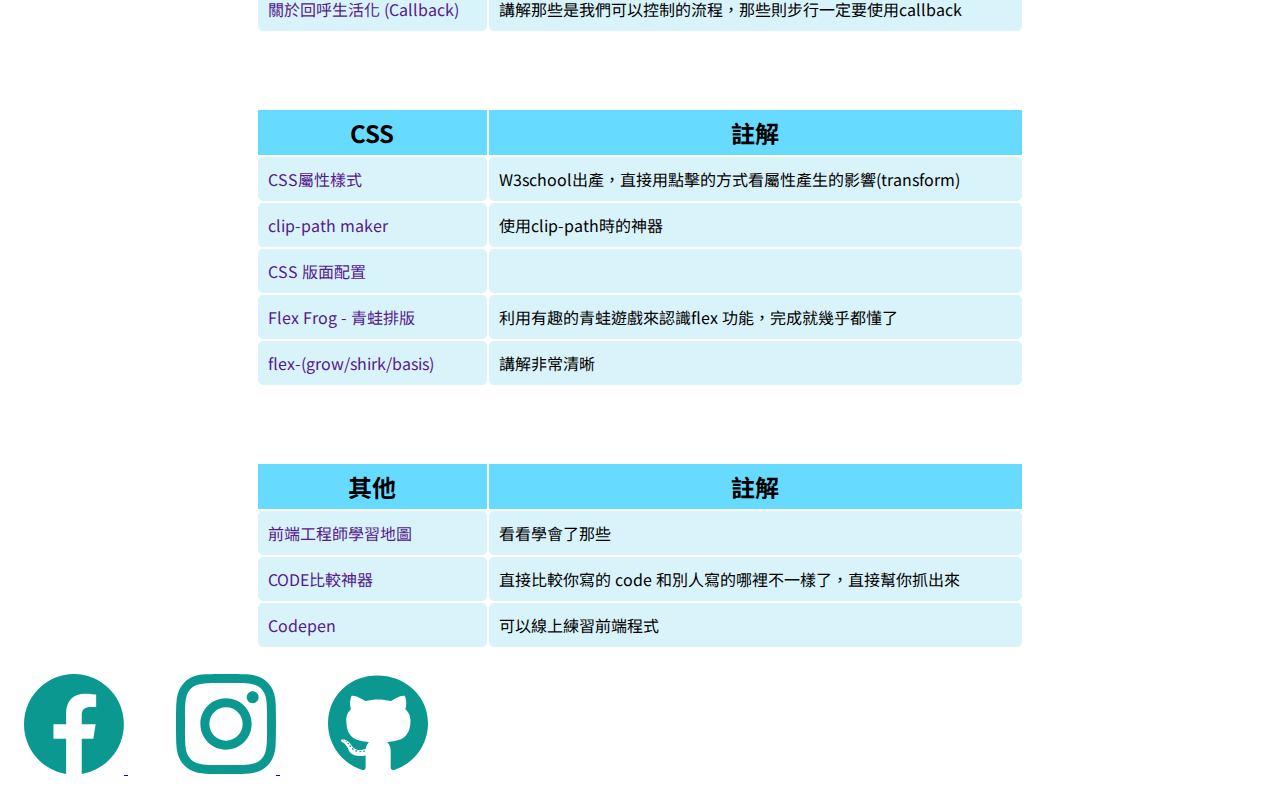
<file: resource.html>
<!DOCTYPE html>
<html lang="en">
	<head>
		<meta charset="UTF-8" />
		<meta http-equiv="X-UA-Compatible" content="IE=edge" />
		<meta name="author" content="chen wei" />
		<meta name="robots" content="index, follow" />
		<meta name="descrition" content="這是Chen-Wei的個人網站" />
		<title>我的履歷 | Chen Wei 網頁前端工程師</title>
		<link rel="preconnect" href="https://fonts.googleapis.com" />
		<link rel="preconnect" href="https://fonts.gstatic.com" crossorigin />
		<link href="https://fonts.googleapis.com/css2?family=Noto+Sans+TC&family=Rubik+Bubbles&display=swap" rel="stylesheet" />
		<link rel="stylesheet" href="styles/all.css" />
	</head>
	<body>
		<header>
			<nav>
				<ul>
					<li><a href="index.html">首頁</a></li>
					<li><a href="resume.html">我的履歷</a></li>
					<li><a href="project.html">作品集</a></li>
					<li><a href="note.html">筆記專區</a></li>
					<li><a class="active" href="#">學習資源區</a></li>
				</ul>
			</nav>
		</header>
		<main class="resource_page">
			<!-- 面試相關 -->
			<table>
				<tr>
					<th class="th1">面試解題相關</th>
					<th class="th2">註解</th>
				</tr>
				<tr>
					<td><a href="">Github前端面題目</a></td>
					<td>包含了CSS、HTML、Coding....各路好手集結的前端面試問題</td>
				</tr>
				<tr>
					<td><a href="">Github-JS面試題目</a></td>
					<td>含有436題與JS面試相關的各種問題，只有英文</td>
				</tr>
				<tr>
					<td><a href="">Github-React面試題目</a></td>
					<td>含有333題與React面試相關的各種問題，有中譯版</td>
				</tr>
			</table>
			<!-- 求職相關 -->
			<table>
				<tr>
					<th class="th1">求職相關</th>
					<th class="th2">註解</th>
				</tr>
				<tr>
					<td><a href="">Github求職網</a></td>
					<td>可以多看看</td>
				</tr>
				<tr>
					<td><a href="">Meet.jobs</a></td>
					<td>沒用過不是很清楚</td>
				</tr>
				<tr>
					<td><a href="">Github網友求職紀錄</a></td>
					<td>Github網友求職紀錄</td>
				</tr>
			</table>
			<!-- 解題相關 -->
			<table>
				<tr>
					<th class="th1">Leetco + 解題</th>
					<th class="th2">註解</th>
				</tr>
				<tr>
					<td><a href="">Leetco-網友解題</a></td>
					<td>網友解leetco簡單題型為主，包含翻譯、思路、解題</td>
				</tr>
				<tr>
					<td><a href="">JS - 25題基礎</a></td>
					<td>分3個階級的JS題目，總共25題</td>
				</tr>
				<tr>
					<td><a href="">Leetco-英文網站</a></td>
					<td>練就對了</td>
				</tr>
				<tr>
					<td><a href="">Leetco-各種解題網站</a></td>
					<td>bilibili各種leetco的解題網址</td>
				</tr>
			</table>
			<!-- 學習資源網站 -->
			<table>
				<tr>
					<th class="th1">學習資源網站</th>
					<th class="th2">註解</th>
				</tr>
				<tr>
					<td><a href="">mdn web doc</a></td>
					<td>最具代表的前端資料</td>
				</tr>
				<tr>
					<td><a href="">w3school-英文</a></td>
					<td>裡面除了css、html還有很多學習的資源，是初期階段很好學習的網站</td>
				</tr>
			</table>
			<!-- js相關 -->
			<table>
				<tr>
					<th class="th1">Javascript</th>
					<th class="th2">註解</th>
				</tr>
				<tr>
					<td><a href="">JS-30天任務</a></td>
					<td>不知道要寫什麼DEMO嗎，練習這個吧</td>
				</tr>
				<tr>
					<td><a href="">六角學院百題展選擇題</a></td>
					<td>還沒做過不曉得會不會有正確答案</td>
				</tr>
				<tr>
					<td><a href="">This 講解</a></td>
					<td>bilibili 講解</td>
				</tr>
				<tr>
					<td><a href="">陣列20方法</a></td>
					<td>就是陣列的那20種方法</td>
				</tr>
				<tr>
					<td><a href="">true & fale </a></td>
					<td></td>
				</tr>
				<tr>
					<td><a href="">JavaScript 中的同步與非同步（上）</a></td>
					<td></td>
				</tr>
				<tr>
					<td><a href="">關於回呼生活化 (Callback)</a></td>
					<td>講解那些是我們可以控制的流程，那些則步行一定要使用callback</td>
				</tr>
			</table>
			<!-- css -->
			<table>
				<tr>
					<th class="th1">CSS</th>
					<th class="th2">註解</th>
				</tr>
				<tr>
					<td><a href="">CSS屬性樣式</a></td>
					<td>W3school出產，直接用點擊的方式看屬性產生的影響(transform)</td>
				</tr>
				<tr>
					<td><a href="">clip-path maker</a></td>
					<td>使用clip-path時的神器</td>
				</tr>
				<tr>
					<td><a href="">CSS 版面配置</a></td>
					<td></td>
				</tr>
				<tr>
					<td><a href="">Flex Frog - 青蛙排版</a></td>
					<td>利用有趣的青蛙遊戲來認識flex 功能，完成就幾乎都懂了</td>
				</tr>
				<tr>
					<td><a href="">flex-(grow/shirk/basis)</a></td>
					<td>講解非常清晰</td>
				</tr>
			</table>
			<!-- 其他 -->
			<table>
				<tr>
					<th class="th1">其他</th>
					<th class="th2">註解</th>
				</tr>
				<tr>
					<td><a href="">前端工程師學習地圖</a></td>
					<td>看看學會了那些</td>
				</tr>
				<tr>
					<td><a href="">CODE比較神器</a></td>
					<td>直接比較你寫的 code 和別人寫的哪裡不一樣了，直接幫你抓出來</td>
				</tr>
				<tr>
					<td><a href="">Codepen</a></td>
					<td>可以線上練習前端程式</td>
				</tr>
			</table>
		</main>
	</body>
	<footer>
		<a href="https://www.facebook.com/profile.php?id=100002494492948">
			<img src="ICONS/facebook.svg" alt="factbook" title="facebook page" />
		</a>
		<a href="https://www.instagram.com/p1789632p/">
			<img src="ICONS/instagram.svg" alt="instagram" title="instagram page" />
		</a>
		<a href="https://github.com/jioujiou9308">
			<img src="ICONS/github-brands 1.svg" alt="github" title="github page" />
		</a>
	</footer>
</html>
</file>
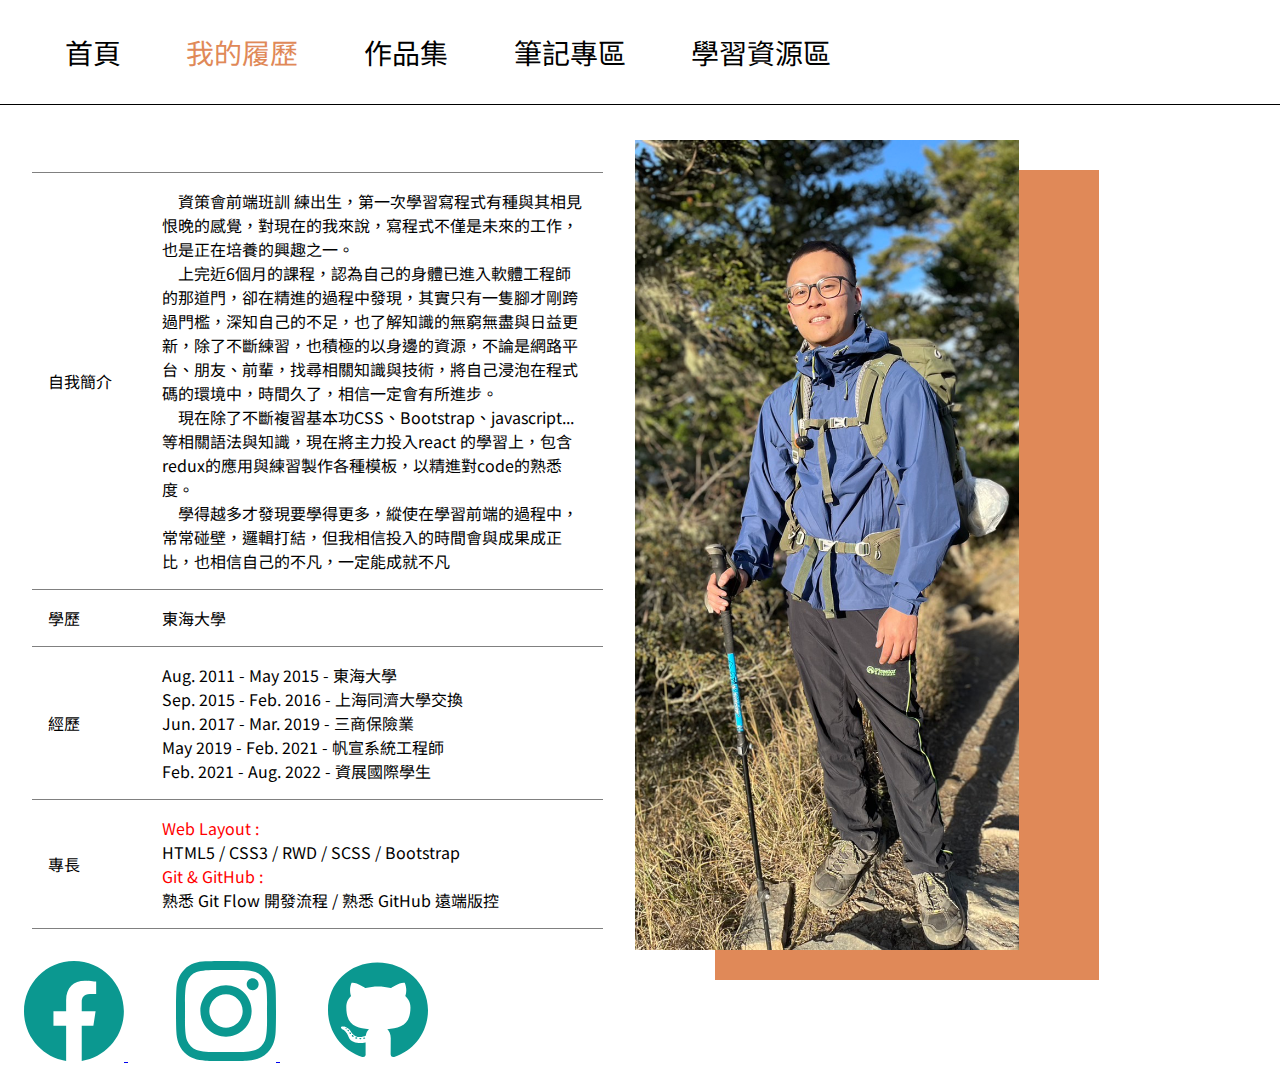
<file: resume.html>
<!DOCTYPE html>
<html lang="zh">
	<head>
		<meta charset="UTF-8" />
		<meta http-equiv="X-UA-Compatible" content="IE=edge" />
		<meta name="author" content="chen wei" />
		<meta name="robots" content="index, follow" />
		<meta name="descrition" content="這是Chen-Wei的個人網站" />
		<title>我的履歷 | Chen Wei 網頁前端工程師</title>
		<link rel="preconnect" href="https://fonts.googleapis.com" />
		<link rel="preconnect" href="https://fonts.gstatic.com" crossorigin />
		<link href="https://fonts.googleapis.com/css2?family=Noto+Sans+TC&family=Rubik+Bubbles&display=swap" rel="stylesheet" />
		<link rel="stylesheet" href="styles/all.css" />
	</head>
	<body>
		<header>
			<nav>
				<ul>
					<li><a href="index.html">首頁</a></li>
					<li><a class="active" href="#">我的履歷</a></li>
					<li><a href="project.html">作品集</a></li>
					<li><a href="note.html">筆記專區</a></li>
					<li><a href="resource.html">學習資源區</a></li>
				</ul>
			</nav>
		</header>
		<main>
			<section class="table">
				<table>
					<tr style="border-top: 1px solid gray">
						<td style="width: 20%">自我簡介</td>
						<td style="width: 80%">
							<p>&emsp;資策會前端班訓&nbsp練出生，第一次學習寫程式有種與其相見恨晚的感覺，對現在的我來說，寫程式不僅是未來的工作，也是正在培養的興趣之一。</p>
							<p>
								&emsp;上完近6個月的課程，認為自己的身體已進入軟體工程師的那道門，卻在精進的過程中發現，其實只有一隻腳才剛跨過門檻，深知自己的不足，也了解知識的無窮無盡與日益更新，除了不斷練習，也積極的以身邊的資源，不論是網路平台、朋友、前輩，找尋相關知識與技術，將自己浸泡在程式碼的環境中，時間久了，相信一定會有所進步。
							</p>
							<p>&emsp;現在除了不斷複習基本功CSS、Bootstrap、javascript...等相關語法與知識，現在將主力投入react 的學習上，包含redux的應用與練習製作各種模板，以精進對code的熟悉度。</p>
							<p>&emsp;學得越多才發現要學得更多，縱使在學習前端的過程中，常常碰壁，邏輯打結，但我相信投入的時間會與成果成正比，也相信自己的不凡，一定能成就不凡</p>
						</td>
					</tr>
					<tr>
						<td>學歷</td>
						<td>東海大學</td>
					</tr>
					<tr>
						<td>經歷</td>
						<td>
							<ol>
								<li>Aug. 2011 - May 2015 - 東海大學</li>
								<li>Sep. 2015 - Feb. 2016 - 上海同濟大學交換</li>
								<li>Jun. 2017 - Mar. 2019 - 三商保險業</li>
								<li>May 2019 - Feb. 2021 - 帆宣系統工程師</li>
								<li>Feb. 2021 - Aug. 2022 - 資展國際學生</li>
							</ol>
						</td>
					</tr>
					<tr>
						<td>專長</td>
						<td>
							<span style="color: red">Web Layout :</span>
							<br />
							HTML5 / CSS3 / RWD / SCSS / Bootstrap
							<br />
							<span style="color: red">Git & GitHub :</span>

							<br />
							熟悉 Git Flow 開發流程 / 熟悉 GitHub 遠端版控
						</td>
					</tr>
				</table>
			</section>
			<section class="picture">
				<img src="Picture/life.jpg" alt="" />
				<div class="orangeRect">123456</div>
			</section>
		</main>
		<footer>
			<a href="https://www.facebook.com/profile.php?id=100002494492948">
				<img src="ICONS/facebook.svg" alt="factbook" title="facebook page" />
			</a>
			<a href="https://www.instagram.com/p1789632p/">
				<img src="ICONS/instagram.svg" alt="instagram" title="instagram page" />
			</a>
			<a href="https://github.com/jioujiou9308">
				<img src="ICONS/github-brands 1.svg" alt="github" title="github page" />
			</a>
		</footer>
	</body>
</html>
</file>
<file: styles/all.css>
.jsProject_card {
  width: 70%;
  display: flex;
  margin: auto;
}
.jsProject_card .box {
  width: 50%;
  height: 350px;
  margin: 40px;
}
.jsProject_card .left {
  box-shadow: 0 4px 8px 0 rgba(0, 0, 0, 0.2), 0 6px 20px 0 rgba(0, 0, 0, 0.19);
}
.jsProject_card .left .img_box {
  height: 90%;
  overflow: hidden;
}
.jsProject_card .left .img_box img {
  width: 100%;
  height: 100%;
}
.jsProject_card .left .img_link {
  height: 10%;
  padding: 10px 20px;
}
.jsProject_card .right {
  display: flex;
  flex-direction: column;
  justify-content: space-around;
}
.jsProject_card .right .title {
  font-size: 1.5rem;
}
.jsProject_card .right .text p {
  margin: 1rem 0;
  font-size: 1rem;
}
.jsProject_card .right .text_link a {
  text-decoration: none;
  font-size: 1.5rem;
  margin-right: 20px;
}

@media screen and (max-width: 1100px) {
  .jsProject_card {
    display: flex;
    flex-direction: column;
    align-items: center;
  }
  .jsProject_card .box {
    width: 80%;
    height: 350px;
  }
  .jsProject_card .right {
    display: flex;
    flex-direction: column;
    justify-content: space-around;
    align-items: center;
    height: 250px;
    margin-top: -15px;
  }
  .jsProject_card .right .text p {
    margin: 0.5rem 0;
    font-size: 1rem;
  }
}
div.animation {
  width: 100%;
  height: 100vh;
  background-color: #e08958;
  position: fixed;
  top: 0;
  z-index: 10;
  display: flex;
  justify-content: center;
  align-items: center;
}

#first {
  stroke-dasharray: 696px;
  stroke-dashoffset: 696px;
  -webkit-animation: fadeInside 0.6s ease-in forwards;
          animation: fadeInside 0.6s ease-in forwards;
}

#second {
  stroke-dasharray: 418px;
  stroke-dashoffset: 418px;
  -webkit-animation: fadeInside 0.6s ease-in forwards 0.3s;
          animation: fadeInside 0.6s ease-in forwards 0.3s;
}

#third {
  stroke-dasharray: 217px;
  stroke-dashoffset: 217px;
  -webkit-animation: fadeInside 0.6s ease-in forwards 0.6s;
          animation: fadeInside 0.6s ease-in forwards 0.6s;
}

#forth {
  stroke-dasharray: 1153px;
  stroke-dashoffset: 1153px;
  -webkit-animation: fadeInside 0.6s ease-in forwards;
          animation: fadeInside 0.6s ease-in forwards;
}

#fifth {
  stroke-dasharray: 1413px;
  stroke-dashoffset: 1413px;
  -webkit-animation: fadeInside 0.6s ease-in forwards 0.2s;
          animation: fadeInside 0.6s ease-in forwards 0.2s;
}

#sixth {
  stroke-dasharray: 594px;
  stroke-dashoffset: 594px;
  -webkit-animation: fadeInside 0.6s ease-in forwards 0.4s;
          animation: fadeInside 0.6s ease-in forwards 0.4s;
}

#seventh {
  stroke-dasharray: 1283px;
  stroke-dashoffset: 1283px;
  -webkit-animation: fadeInside 0.6s ease-in forwards 0.5s;
          animation: fadeInside 0.6s ease-in forwards 0.5s;
}

#eighth {
  stroke-dasharray: 1221px;
  stroke-dashoffset: 1221px;
  -webkit-animation: fadeInside 0.6s ease-in forwards 0.6s;
          animation: fadeInside 0.6s ease-in forwards 0.6s;
}

svg {
  -webkit-animation: fill 1s ease-in forwards 0.6s;
          animation: fill 1s ease-in forwards 0.6s;
}

@-webkit-keyframes fadeInside {
  to {
    stroke-dashoffset: 0px;
  }
}

@keyframes fadeInside {
  to {
    stroke-dashoffset: 0px;
  }
}
@-webkit-keyframes fill {
  from {
    fill: transparent;
  }
  to {
    fill: white;
  }
}
@keyframes fill {
  from {
    fill: transparent;
  }
  to {
    fill: white;
  }
}
.resource_page table {
  width: 60%;
  margin: 50px auto 25px auto;
}
.resource_page table tr th {
  background-color: rgb(103, 219, 255);
  padding: 5px;
  font-size: 1.5rem;
}
.resource_page table tr td {
  background-color: rgb(217, 243, 251);
  border-radius: 5px;
  padding: 10px;
  font-size: 1rem;
}
.resource_page table tr td a {
  text-decoration: none;
}
.resource_page table tr .th1 {
  width: 30%;
}
.resource_page table tr .th2 {
  width: 70%;
}

.note_page .intro {
  width: 70%;
  margin: auto;
  font-size: 1.5rem;
  text-align: center;
  margin-top: 20px;
}
.note_page .card {
  width: 70%;
  margin: 35px auto 20px auto;
  display: flex;
  flex-direction: row;
  justify-content: space-between;
  box-shadow: 1px 1px 10px #333333;
}
.note_page .card a {
  text-decoration: none;
}
.note_page .card img {
  width: 100px;
  -o-object-fit: contain;
     object-fit: contain;
  padding: 20px;
}
.note_page .card .keyWord {
  width: 15%;
  flex: 1 1 auto;
  padding: 20px;
}
.note_page .card .note {
  width: 30%;
  flex: 1 1 auto;
  padding: 20px;
}
.note_page .card .from {
  width: 15%;
  flex: 1 1 auto;
  padding: 20px;
}
.note_page .card .link {
  width: 20%;
  display: flex;
  flex-direction: column;
  justify-content: space-around;
}

* {
  margin: 0;
  padding: 0;
  box-sizing: border-box;
  font-family: "Noto Sans TC", sans-serif;
}

body {
  position: relative;
}

.orange {
  position: absolute;
  top: -10vh;
  right: 0;
  z-index: -1;
  width: 55vw;
  height: 150vh;
}

header {
  border-bottom: 1px solid black;
}
header nav {
  width: 100%;
}
header nav ul {
  padding: 2rem;
  width: 70%;
  display: flex;
  list-style-type: none;
  justify-content: space-around;
}
header nav ul li {
  font-size: 1.75rem;
}
header nav ul li a {
  color: black;
  text-decoration: none;
}

footer a {
  padding: 1.5rem;
}

.front_page {
  height: 100vh;
  overflow: hidden;
}

main {
  display: flex;
  flex-wrap: wrap;
  margin-top: 35px;
}
main section.left {
  flex: 3 1 500px;
  padding: 2rem;
}
main section.left h1 {
  font-size: 4rem;
  color: #e08958;
}
main section.left p {
  font-size: 1.5rem;
  padding: 1rem 0rem;
}
main section.left .intro span {
  font-size: 30px;
  vertical-align: bottom;
  padding-right: 2px;
}
main section.right {
  flex: 1 1 600px;
  position: relative;
}
main section.right img {
  border-radius: 50%;
  width: 25vw;
  height: 25vw;
  position: absolute;
  top: 45vh;
  right: 10vw;
  transform: translateY(-50%);
}
main section.table {
  flex: 3 1 500px;
  padding: 2rem;
}
main section.table table {
  border-collapse: collapse;
}
main section.table table tr {
  border-bottom: 1px solid gray;
  transition: all 0.2s ease;
}
main section.table table tr td {
  padding: 1rem;
}
main section.table table tr:hover {
  background-color: #ffc5a3;
}
main section.table table tr li {
  list-style-type: none;
}
main section.picture {
  flex: 1 1 600px;
  position: relative;
}
main section.picture img {
  width: 30vw;
  height: 90vh;
  -o-object-fit: cover;
     object-fit: cover;
  overflow: hidden;
}
main section.picture div.orangeRect {
  width: 30vw;
  height: 90vh;
  background-color: #e08958;
  position: absolute;
  top: 30px;
  left: 80px;
  z-index: -1;
}

.active {
  color: #e08958;
}

@media screen and (max-width: 1100px) {
  .orange {
    opacity: 0.5;
  }
  header nav ul {
    width: 100%;
    flex-direction: column;
  }
  header nav ul li {
    padding: 1rem 0rem;
    border-bottom: 2px solid gray;
  }
  main section.right {
    display: flex;
    justify-content: center;
    align-items: center;
    margin: 1rem;
  }
  main section.right img {
    position: static;
    transform: none;
    width: 50vw;
    height: 50vw;
  }
  main section.picture {
    display: flex;
    justify-content: center;
    align-items: center;
  }
  main section.picture img {
    width: 60vw;
  }
  main section.picture div.orangeRect {
    display: none;
  }
}/*# sourceMappingURL=all.css.map */
</file>
